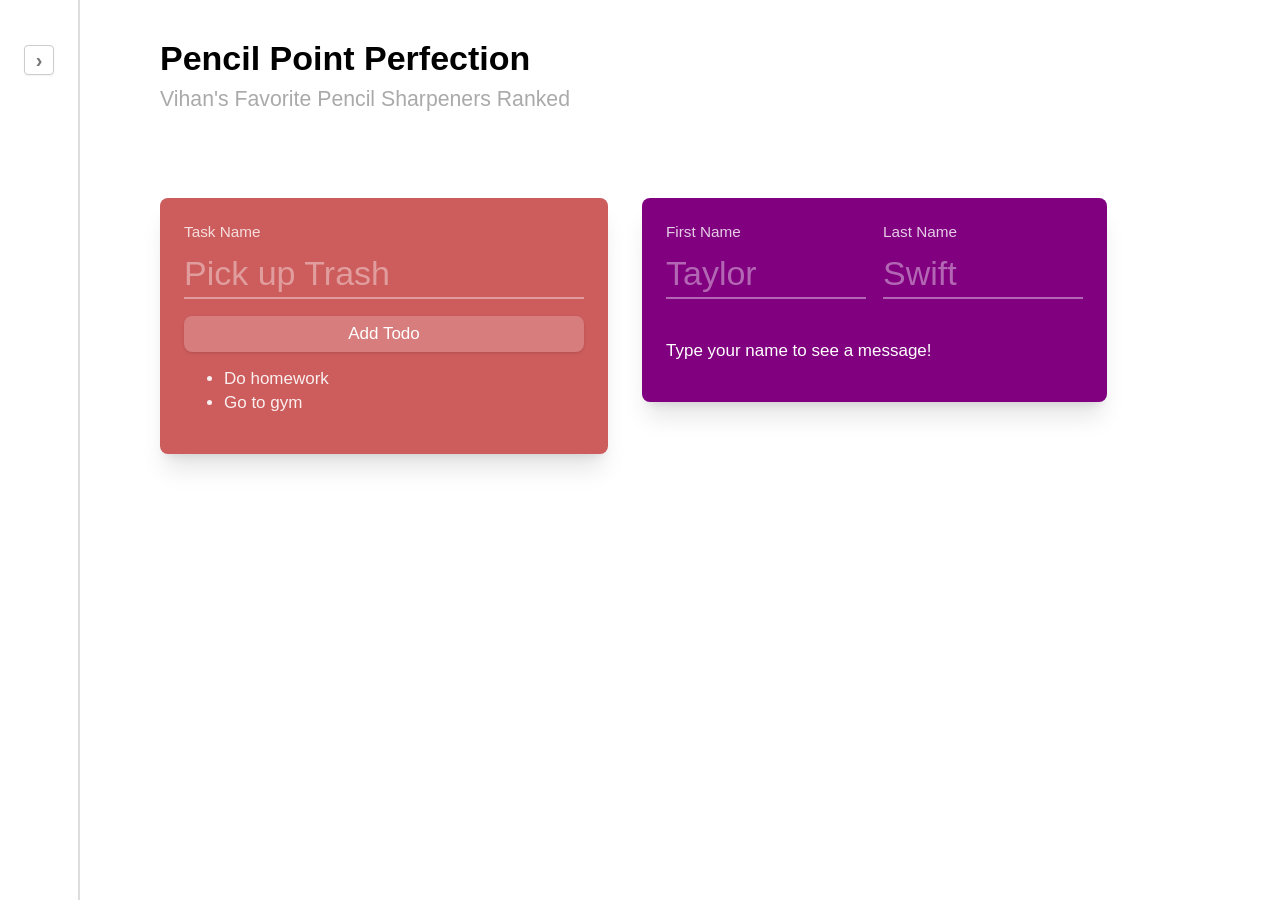
<file: vitamin4-1b993d16747438a2b26ac3603c3b3351/vitamin4/index.html>
<!DOCTYPE html>
<html>
  <head>
    <meta charset="UTF-8" />
    <meta name="viewport" content="width=device-width, initial-scale=1.0" />
    <link rel="stylesheet" href="style.css" />
    <script src="script.js" type="text/javascript"></script>
    <title>Vitamin 3: CSS Layout</title>
  </head>
  <body>
    <aside id="sidebar" data-testid="sidebar">
      <div>
        <div>
          <button id="sidebar-button" data-testid="sidebar-button">›</button>
        </div>
        <div>
          <h3>Pencil Sharpeners</h3>
          <ul>
            <li><a>Prisma Premier</a></li>
            <li><a>Staedtler Mars 501</a></li>
            <li><a>Carl Angel-5</a></li>
          </ul>
        </div>
      </div>
    </aside>
    <main>
      <h1>Pencil Point Perfection</h1>
      <h2>Vihan's Favorite Pencil Sharpeners Ranked</h2>

      <div class="exercises">
        <div class="exercise exercise-1">
          <div>
            <label for="task-name">Task Name</label>
            <input
              type="text"
              id="task-name"
              name="task-name"
              placeholder="Pick up Trash"
            />
          </div>
          <button id="add-todo" data-testid="add-todo">Add Todo</button>
          <ul id="todo-list">
            <li>Do homework</li>
            <li>Go to gym</li>
          </ul>
        </div>
        <div class="exercise exercise-2">
          <div>
            <label for="first-name">First Name</label>
            <input
              type="text"
              id="first-name"
              name="first-name"
              placeholder="Taylor"
            />
          </div>
          <div>
            <label for="last-name">Last Name</label>
            <input
              type="text"
              id="last-name"
              name="last-name"
              placeholder="Swift"
            />
          </div>
          <p id="message" data-testid="message">
            Type your name to see a message!
          </p>
        </div>
      </div>
    </main>
  </body>
</html>
</file>
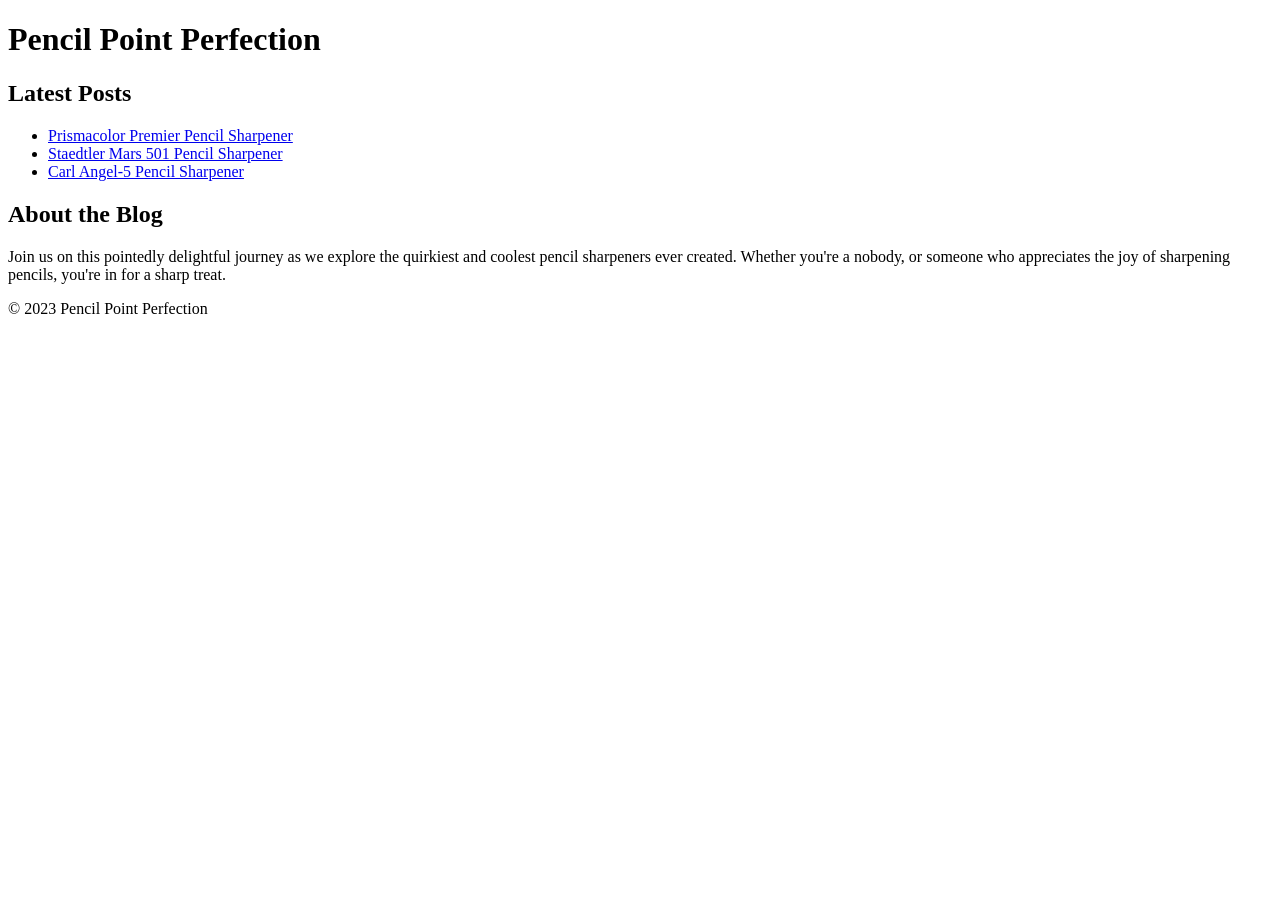
<file: style.html>
<!DOCTYPE html>
<link rel="stylesheet" href="C:\Users\turno\OneDrive\Documents\Full_Stack_Decal\Homework_2\style.css">
<html stylesheet>
  <head>
    <title>Pencil Point Perfection: Vihan's Favorite Pencil Sharpeners</title>
  </head>
  <body>
    <h1>Pencil Point Perfection</h1>
    <main>
      <section>
        <h2>Latest Posts</h2>
        <ul>
          <li>
            <a href="#">Prismacolor Premier Pencil Sharpener</a>
          </li>
          <li>
            <a href="#">Staedtler Mars 501 Pencil Sharpener</a>
          </li>
          <li>
            <a href="#">Carl Angel-5 Pencil Sharpener</a>
          </li>
        </ul>
      </section>
      <section>
        <h2>About the Blog</h2>
        <p>
          Join us on this pointedly delightful journey as we explore the
          quirkiest and coolest pencil sharpeners ever created. Whether you're a
          nobody, or someone who appreciates the joy of sharpening pencils,
          you're in for a sharp treat.
        </p>
      </section>
    </main>
    <footer>
      <p>&copy; 2023 Pencil Point Perfection</p>
    </footer>
  </body>
</html>
</file>
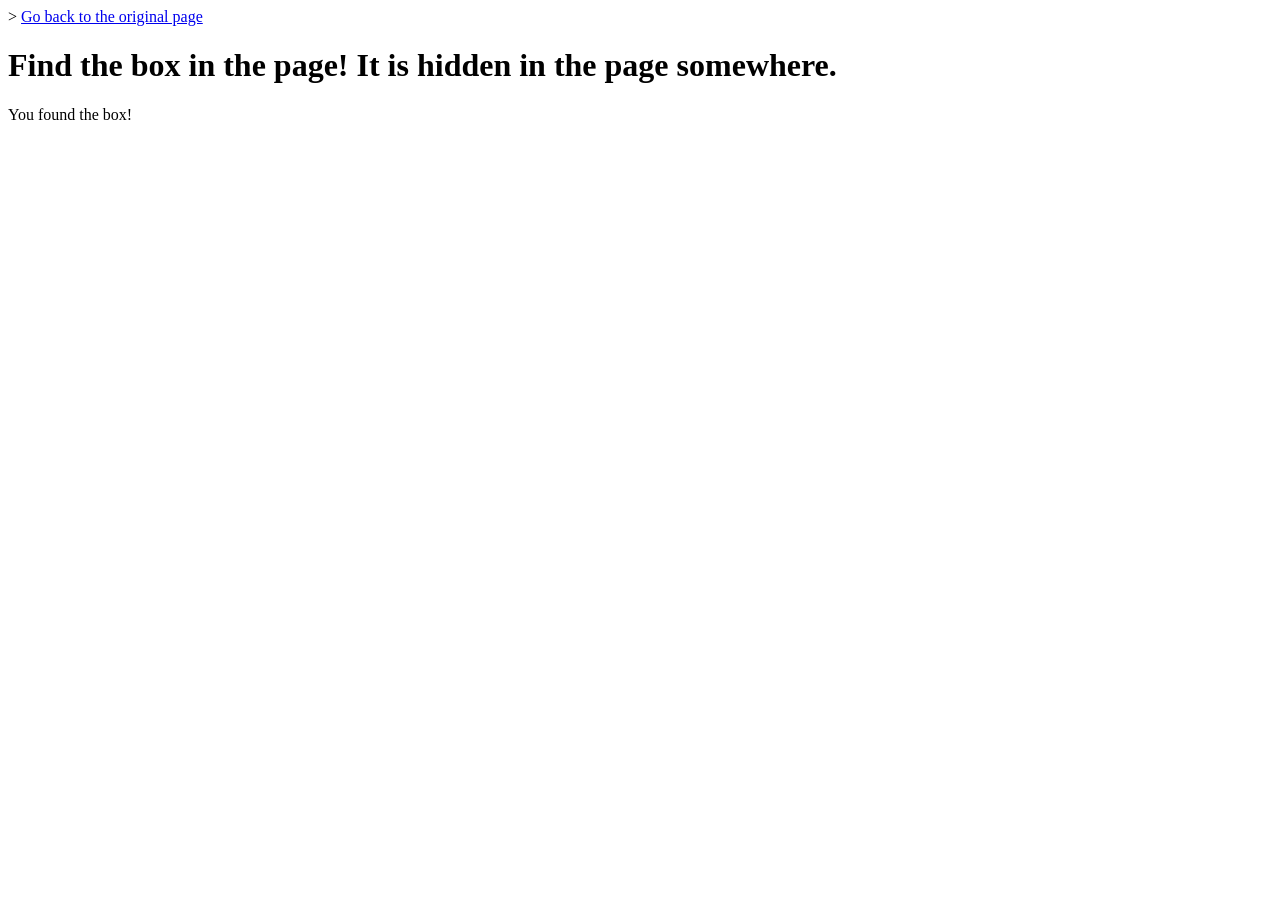
<file: Showcase_FIles/index2.html>
<!DOCTYPE html>
<head>
    <link rel = "stylesheet" href = "style.css">
</head>>
<a href = "index.html"> Go back to the original page </a>
<h1>
    Find the box in the page! It is hidden in the page somewhere.
</h1>
<body>
    <div class = "box">
        <p>
            You found the box!
        </p>
    </div>
</body>
</file>
<file: vitamin4-1b993d16747438a2b26ac3603c3b3351/vitamin4/style.css>
/** Global Styles */
* {
  box-sizing: border-box;
}

html,
body {
  font-family: -apple-system, BlinkMacSystemFont, "Segoe UI", Roboto, Helvetica,
    Arial, sans-serif, "Apple Color Emoji", "Segoe UI Emoji", "Segoe UI Symbol";
  width: 100%;
  height: 100%;
  margin: 0;
  padding: 0;
  font-size: 17px;
}

/** Layout Styles */
body {
  display: flex;
  flex-direction: row;
}

/** Main Styles */
main {
  padding: 16px;
  padding-left: 80px;
  position: relative;
}

h1 {
  margin-bottom: 0;
}

h2 {
  font-weight: normal;
  color: #aaa;
  font-size: 1.25rem;
  line-height: 1.3;
  margin: 0.5rem 0;
}

/** Button */
#sidebar-button {
  position: absolute;
  left: 24px;
  top: 45px;

  width: 30px;
  height: 30px;
  margin: 0;
  padding: 0;

  color: #777;
  background: #fff;
  border: 1px solid #ccc;
  outline: none;

  font-size: 20px;
  font-weight: bold;

  border-radius: 4px;
  box-shadow: 0 1px 2px 0 rgb(0 0 0 / 0.05);

  transition: background 0.1s ease-out;
  cursor: pointer;
}

#sidebar-button:hover {
  background: #efefef;
}

#sidebar-button:active {
  background: #eee;
}

/** Sidebar Styles */
aside {
  border-right: 2px solid #ddd;

  position: relative;

  width: 80px;
  overflow: hidden;
  transition: 0.3s ease width;
}

aside > div {
  position: absolute;
  width: 280px;
  display: flex;
  flex-direction: row;
}

aside > div > div {
  padding: 32px 28px;
}

aside.opened {
  width: 280px;
}

h3 {
  font-size: 1rem;
  font-weight: 500;
}

aside ul {
  list-style-type: none;
  margin: 0;
  padding: 0;

  font-size: 1rem;
}

aside ul > li {
  margin: 8px 0;
}

aside ul > li a {
  color: #aaa;
  transition: color 0.1s ease-in;
  cursor: pointer;
}

aside ul > li a:hover {
  color: purple;
}

/** Inputs */
.exercises {
  margin-top: 50px;
  display: flex;
  flex-wrap: wrap;
  align-items: flex-start;
}

.exercise {
  box-shadow: 0 20px 25px -5px rgb(0 0 0 / 0.1),
    0 8px 10px -6px rgb(0 0 0 / 0.1);

  margin-top: 2rem;
  margin-right: 2rem;
  padding: 24px 24px;
  border-radius: 8px;

  background: black;
  color: white;
}

.exercise ul {
  color: rgba(255, 255, 255, 0.9);
  margin: 1rem 0;
}

.exercise ul > li {
  margin: 4px 0;
}

/** Exercise 1 */
.exercise-1 {
  background: indianred;
}

.exercise-1 input[type="text"] {
  width: 400px;
}

/** Exercise 2 */
.exercise-2 {
  background: purple;
  display: inline-grid;
  grid-template-columns: 1fr 1fr;
  grid-template-rows: auto auto;
  gap: 1em 1em;
  grid-template-areas:
    "input1 input2"
    "output output";
}

.exercise-2 > :nth-child(1) {
  grid-area: input1;
}

.exercise-2 > :nth-child(2) {
  grid-area: input2;
}

.exercise-2 > :nth-child(3) {
  grid-area: output;
}

/** Inputs */
label {
  font-size: 0.9rem;
  font-weight: 400;
  color: rgba(255, 255, 255, 0.8);
}

input[type="text"] {
  display: block;

  margin: 8px 0;
  padding: 4px 0;

  font-size: 2rem;

  width: 200px;

  color: white;
  background: none;

  border: none;
  border-radius: 0;
  border-bottom: 2px solid rgba(255, 255, 255, 0.4);
}

input[type="text"]:focus {
  outline: none;
}

input[type="text"]::placeholder {
  color: rgba(255, 255, 255, 0.4);
}

button {
  display: block;
  width: 100%;

  background: rgba(255, 255, 255, 0.2);
  border: none;
  border-radius: 8px;

  box-shadow: 0 1px 3px 0 rgb(0 0 0 / 0.1), 0 1px 2px -1px rgb(0 0 0 / 0.1);

  margin: 1rem 0;
  padding: 8px 8px;

  font-size: 1rem;
  font-family: inherit;
  font-weight: 400;

  color: white;
  text-align: center;

  transition: background 0.1s ease;
  cursor: pointer;
}

button:hover {
  background: rgba(255, 255, 255, 0.3);
}
</file>
<file: Showcase_FIles/style.css>
.class {
        display: flex;
        flex-direction: column;
        align-items: flex-start;
}

@keyframes fadeIn {
    from {opacity: 0;}
    to {opacity: 1;}
}

@keyframes fadeOut {
    from {opacity: 1;}
    to {opacity: 0;}
}

@keyframes bounce {
    from {transform: translateY(0);}
    to {transform: translateY(-10px);}
}

.box:hover{
    opacity: 0;
    animation: fadeIn 0.5s ease, bounce 0.5s ease infinite;
}
</file>
